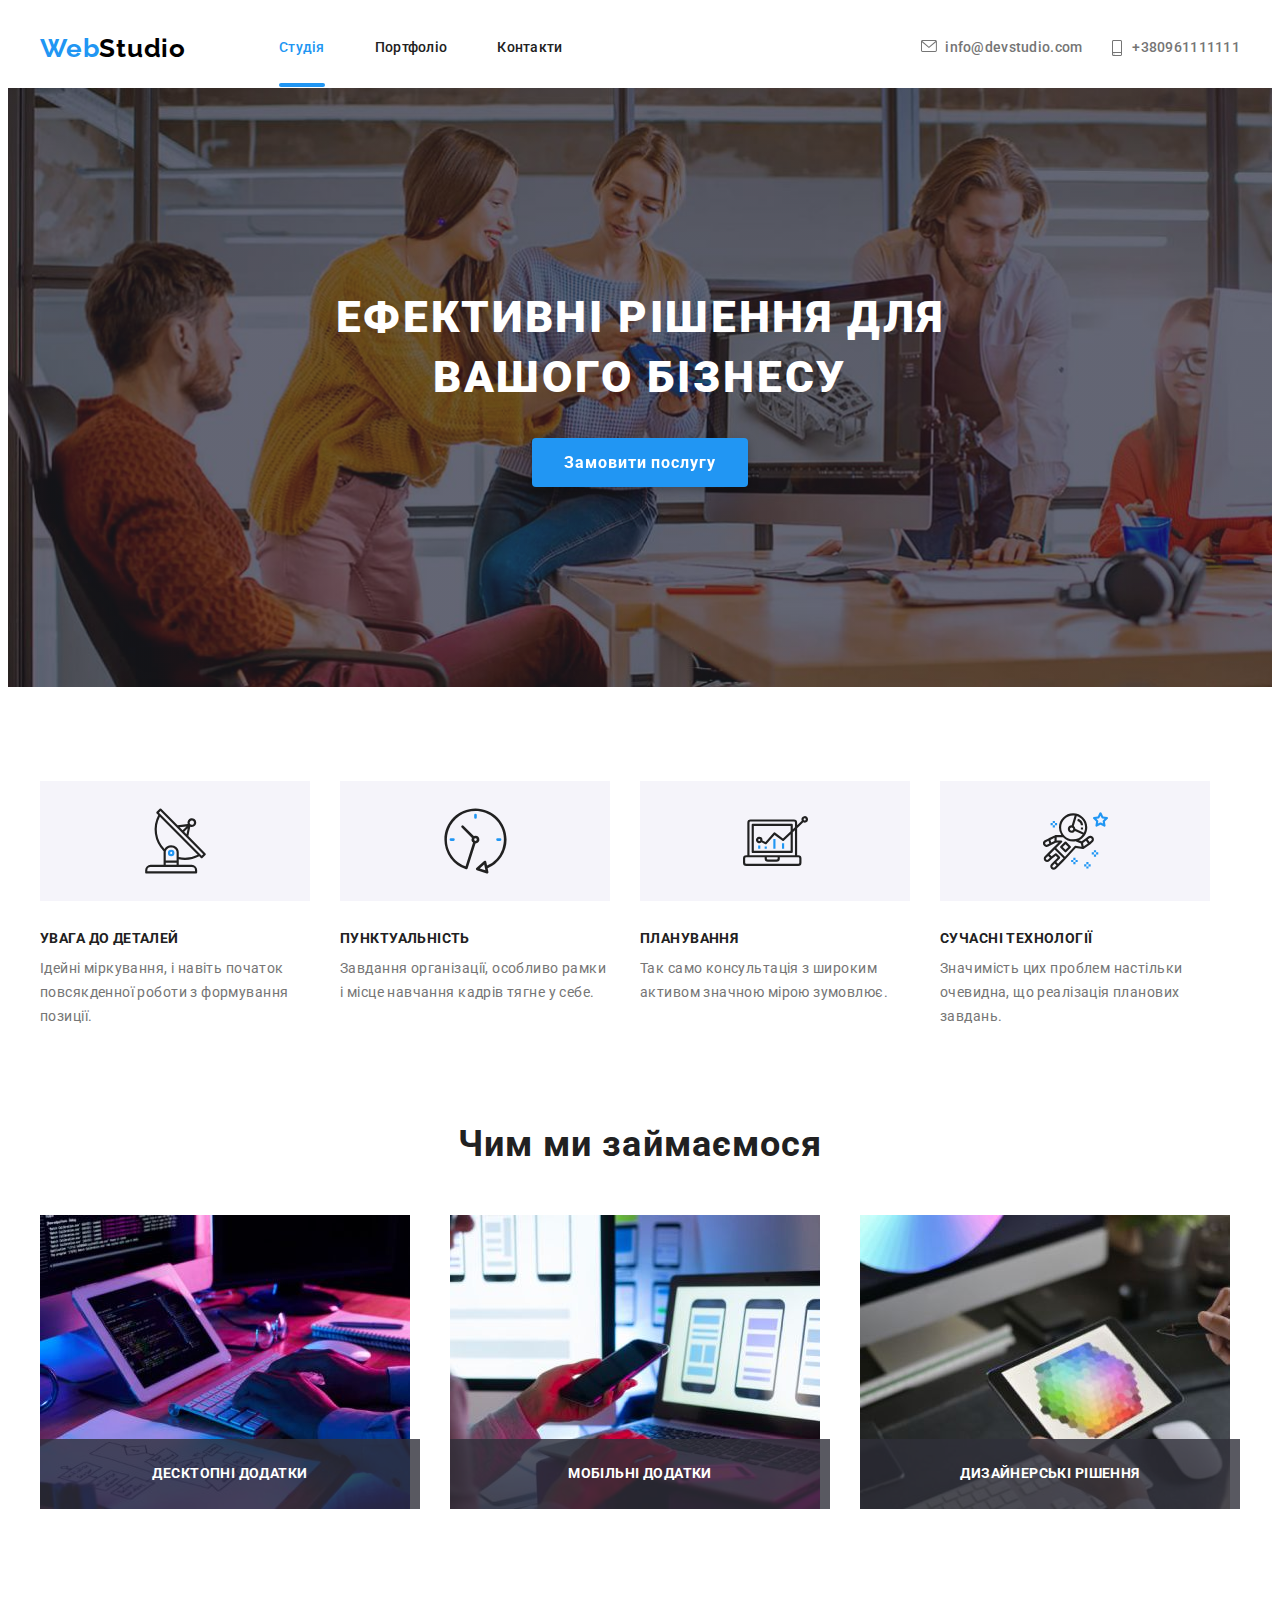
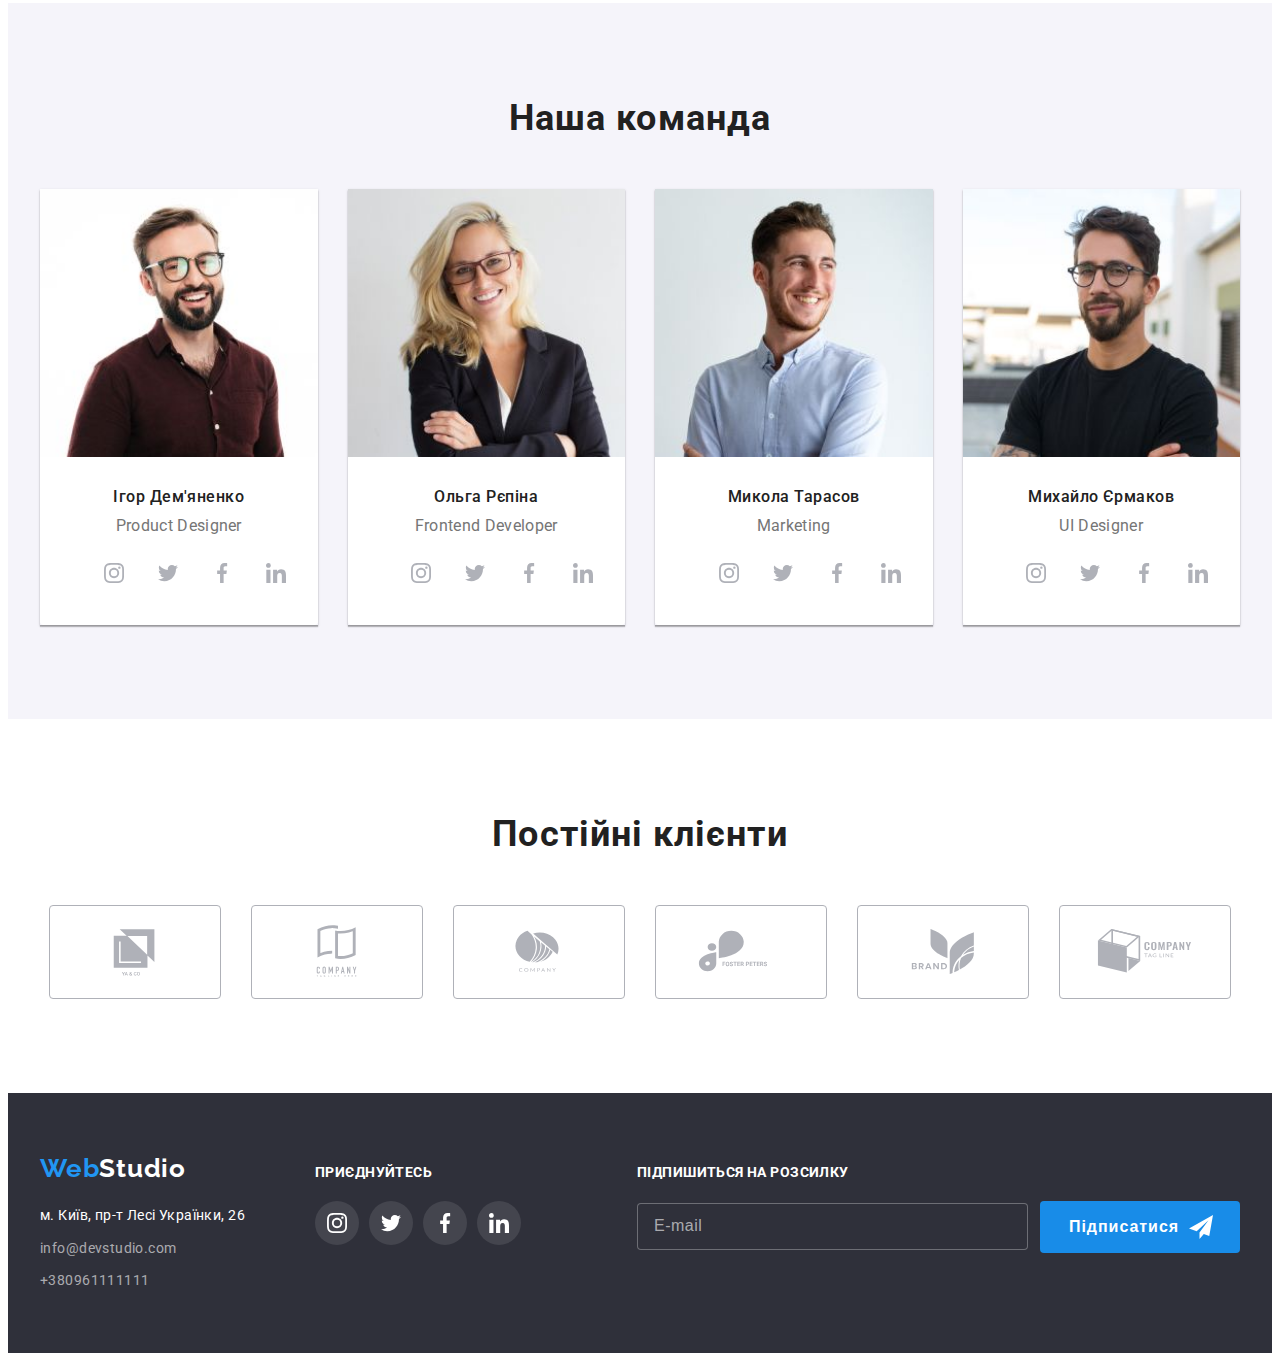
<file: index.html>
<!DOCTYPE html>
<html lang="ru">
  <head>
    <meta charset="UTF-8" />
    <meta http-equiv="X-UA-Compatible" content="IE=edge" />
    <meta name="viewport" content="width=device-width, initial-scale=1.0" />
    <title>Document</title>
    <!--Normalize start-->
    <link
      rel="stylesheet"
      href="https://cdnjs.cloudflare.com/ajax/libs/modern-normalize/1.1.0/modern-normalize.min.css"
      integrity="sha512-wpPYUAdjBVSE4KJnH1VR1HeZfpl1ub8YT/NKx4PuQ5NmX2tKuGu6U/JRp5y+Y8XG2tV+wKQpNHVUX03MfMFn9Q=="
      crossorigin="anonymous"
      referrerpolicy="no-referrer"
    />
    <!--Normalize end-->
    <link rel="preconnect" href="https://fonts.googleapis.com" />
    <link rel="preconnect" href="https://fonts.gstatic.com" crossorigin />
    <link
      href="https://fonts.googleapis.com/css2?family=Raleway:wght@700&family=Roboto:wght@400;500;700;900&display=swap"
      rel="stylesheet"
    />
    <link rel="stylesheet" href="./css/main.min.css" />
    
  </head>
  <body>
    <header>
      <div class="container header__container">
        <a class="logo header__logo" href="">Web<span class="logo__studio">Studio</span></a>
        <!--Navigate-->
        <button class="burger__btn" type="button" data-menu-open>
          <svg class="burger__svg" width="24" height="16">
            <use href="./images/icons.svg.svg#icon-menu_burger"></use>
          </svg>
        </button>
        <nav class="nav">
          <ul class="nav__list">
            <li class="nav__item">
              <a class="nav__link nav__link--current" href="">Студія</a>
            </li>
            <li class="nav__item">
              <a class="nav__link" href="portfolio.html">Портфоліо</a>
            </li>
            <li class="nav__item">
              <a class="nav__link" href="">Контакти</a>
            </li>
          </ul>
        </nav>
        <!--Contacts-->

        <ul class="nav-contacts__list">
          <li class="nav-contacts__item">
            <a class="nav-contacts__mail" href="mailto:info@devstudio.com"
              ><svg class="nav-contacts__icon" width="16" height="12">
                <use href="./images/icons.svg.svg#icon-envelope"></use>
              </svg>info@devstudio.com</a>
           
          </li>
          <li class="nav-contacts__item">
            <a class="nav-contacts__phone" href="tel:+380961111111"
              ><svg class="nav-contacts__icon" width="10" height="16">
                <use href="./images/icons.svg.svg#icon-smartphone"></use>
              </svg>+380961111111</a>
          </li>
        </ul>
      </div>
    </header>

    <main>
      <!--Эффективные решения и кнопка-->
      
        <section class="hero">
          <div class="hero__container container">
          <h1 class="hero__title">
          Ефективні рішення для  <br />
            вашого бізнесу
          </h1>

          <button class="hero__btn" type="button" data-modal-open>Замовити послугу</button>
        </section>
      </div>
      <!--Наши достоинства-->
      <section class="advantage">
        <div class="container advantage__container">
          <ul class="advantage__list">
            <li class="advantage__item">
              <div class="advantage__thumb">
                <svg class="advantage__icon" width="65" height="70">
                  <use href="./images/icons.svg.svg#icon-antenna"></use>
                </svg>
              </div>
              
              <h3 class="advantage__title">УВАГА ДО ДЕТАЛЕЙ</h3>
              <p class="advantage__text">
                Ідейні міркування, і навіть початок повсякденної роботи з формування позиції.
              </p>
            </li>
            <li class="advantage__item">
              <div class="advantage__thumb">
                <svg class="advantage__icon" width="65" height="70">
                  <use href="./images/icons.svg.svg#icon-clock"></use>
                </svg>
              </div>
              <h3 class="advantage__title">ПУНКТУАЛЬНІСТЬ</h3>
              <p class="advantage__text">
                Завдання організації, особливо рамки і місце навчання кадрів тягне у себе.
              </p>
            </li>
            <li class="advantage__item">
              <div class="advantage__thumb">
                <svg class="advantage__icon" width="65" height="70">
                  <use href="./images/icons.svg.svg#icon-diagram"></use>
                </svg>
              </div>
              <h3 class="advantage__title">ПЛАНУВАННЯ</h3>
              <p class="advantage__text">
                Так само консультація з широким активом значною мірою зумовлює.
              </p>
            </li class="advantage__item">
            <li class="advantage__item">
              <div class="advantage__thumb">
                <svg class="advantage__icon" width="65" height="70">
                  <use href="./images/icons.svg.svg#icon-astronaut"></use>
                </svg>
              </div>
              <h3 class="advantage__title">СУЧАСНІ ТЕХНОЛОГІЇ</h3>
              <p class="advantage__text">
                Значимість цих проблем настільки очевидна, що реалізація планових завдань.
              </p>
            </li>
          </ul>
        </div>
      </section>
      <!--Сфера деятельности-->
      <section class="scope">
        <div class="container scope__container">
          <h2 class="scope__title">Чим ми займаємося</h2>
          <ul class="scope__list">
            <li class="scope__item">
                        
              <img srcset="
              ./images/scope/img1-370.jpg 370w,
              ./images/scope/img1-740.jpg 740w
               " sizes="(min-width: 1200px) 370px"
                src="./images/scope/img1-370.jpg" alt="Програмування" width="370" height="294">
              
                <h3 class="scope__subtitle">Десктопні додатки</h3>
            </li>
            <li class="scope__item">
              <img srcset="
              ./images/scope/img2-370.jpg 370w,
              ./images/scope/img2-740.jpg 740w
               " sizes="(min-width: 1200px) 370px"
                src="./images/scope/img2-370.jpg" alt="Використання новітніх технологій" width="370" height="294">
                
                  <h3 class="scope__subtitle">Мобільні додатки</h3>
                
            </li>
            <li class="scope__item">
              <img srcset="
              ./images/scope/img3-370.jpg 370w,
              ./images/scope/img3-740.jpg 740w
               " sizes="(min-width: 1200px) 370px"
                src="./images/scope/img3-370.jpg" alt="Спектр графічного дизайна" width="370" height="294">
              
                <h3 class="scope__subtitle">Дизайнерські&nbspрішення</h3>
              
            </li>
          </ul>
        </div>
      </section>
      <section class="team">
        <div class="container">
          <!--Наша команда-->
          <h2 class="team__title">Наша команда</h2>
          <ul class="team__list">
            <li class="team__item">
              <img srcset="
              ./images/team.jpeg/img-1-270.jpg 270w,
              ./images/team.jpeg/img-1-354.jpg 354w,
              ./images/team.jpeg/img-1-450.jpg 450w,
              ./images/team.jpeg/img-1-540.jpg 540w,
              ./images/team.jpeg/img-1-708.jpg 708w,
              ./images/team.jpeg/img-1-900.jpg 900w
              "sizes="(min-width: 1200px) 270px, (min-width: 768px) 450px, 100vw"
                src="./images/team.jpg/img-1-270.jpeg" alt="Ігор Дем'яненко" width="450" height="460">
              <div class="team__content">
                <h3 class="team__name">Ігор Дем'яненко</h3>
                <p class="team__text" lang="en">Product Designer</p>
                <ul class="social-list">
                  <li class="social-list__item">
                    <a class="social-list__link link" href="" target="_blank" rel="noopener noreferrer" aria-label="instagram">
                      <svg class="social-list__icon" width="20" height="20">
                        <use href="./images/icons.svg.svg#icon-instagram-2"></use>
                      </svg>
                    </a>
                  </li>
                  <li class="social-list__item">
                    <a class="social-list__link link" href="" target="_blank" rel="noopener noreferrer" aria-label="twitter">
                      <svg class="social-list__icon" width="20" height="20">
                        <use href="./images/icons.svg.svg#icon-twitter-1"></use>
                      </svg>
                    </a>
                  </li>
                  <li class="social-list__item">
                    <a class="social-list__link link" href="" target="_blank" rel="noopener noreferrer" aria-label="facebook">
                      <svg class="social-list__icon" width="20" height="20">
                        <use href="./images/icons.svg.svg#icon-facebook-1"></use>
                      </svg>
                    </a>
                  </li>
                  <li class="social-list__item">
                    <a class="social-list__link link" href="" target="_blank" rel="noopener noreferrer" aria-label="linkedin">
                      <svg class="social-list__icon" width="20" height="20">
                        <use href="./images/icons.svg.svg#icon-linkedin-1"></use>
                      </svg>
                    </a>
                  </li>
                </ul>
              </div>

            </li>
            <li class="team__item">
            <img srcset="
              ./images/team.jpeg/img-2-270.jpg 270w,
              ./images/team.jpeg/img-2-354.jpg 354w,
              ./images/team.jpeg/img-2-450.jpg 450w,
              ./images/team.jpeg/img-2-540.jpg 540w,
              ./images/team.jpeg/img-2-708.jpg 708w,
              ./images/team.jpeg/img-2-900.jpg 900w
              " sizes="(min-width: 1200px) 270px, (min-width: 768px) 450px, 100vw"
              src="./images/team.jpeg/img-2-270.jpeg" alt="Ольга Репіна" width="450" height="460">
              <div class="team__content">
                <h3 class="team__name">Ольга Рєпіна</h3>
                <p class="team__text" lang="en">Frontend Developer</p>
                <ul class="social-list">
                  <li class="social-list__item">
                    <a class="social-list__link link" href="" target="_blank" rel="noopener noreferrer" aria-label="instagram">
                      <svg class="social-list__icon" width="20" height="20">
                        <use href="./images/icons.svg.svg#icon-instagram-2"></use>
                      </svg>
                    </a>
                  </li>
                  <li class="social-list__item">
                    <a class="social-list__link link" href="" target="_blank" rel="noopener noreferrer" aria-label="twitter">
                      <svg class="social-list__icon" width="20" height="20">
                        <use href="./images/icons.svg.svg#icon-twitter-1"></use>
                      </svg>
                    </a>
                  </li>
                  <li class="social-list__item">
                    <a class="social-list__link link" href="" target="_blank" rel="noopener noreferrer" aria-label="facebook">
                      <svg class="social-list__icon" width="20" height="20">
                        <use href="./images/icons.svg.svg#icon-facebook-1"></use>
                      </svg>
                    </a>
                  </li>
                  <li class="social-list__item">
                    <a class="social-list__link link" href="" target="_blank" rel="noopener noreferrer" aria-label="linkedin">
                      <svg class="social-list__icon" width="20" height="20">
                        <use href="./images/icons.svg.svg#icon-linkedin-1"></use>
                      </svg>
                    </a>
                  </li>
                </ul>
              </div>
            </li>
            <li class="team__item">
              <img srcset="
              ./images/team.jpeg/img-3-270.jpg 270w,
              ./images/team.jpeg/img-3-354.jpg 354w,
              ./images/team.jpeg/img-3-450.jpg 450w,
              ./images/team.jpeg/img-3-540.jpg 540w,
              ./images/team.jpeg/img-3-708.jpg 708w,
              ./images/team.jpeg/img-3-900.jpg 900w
                " sizes="(min-width: 1200px) 270px, (min-width: 768px) 450px, 100vw"
                src="./images/team.jpeg/img-3-270.jpeg" alt="Микола Тарасов" width="450" height="460">
              <div class="team__content">
                <h3 class="team__name">Микола Тарасов</h3>
                <p class="team__text" lang="en">Marketing</p>
                <ul class="social-list">
                  <li class="social-list__item">
                    <a class="social-list__link link" href="" target="_blank" rel="noopener noreferrer" aria-label="instagram">
                      <svg class="social-list__icon" width="20" height="20">
                        <use href="./images/icons.svg.svg#icon-instagram-2"></use>
                      </svg>
                    </a>
                  </li>
                  <li class="team-social-item">
                    <a class="social-list__link link" href="" target="_blank" rel="noopener noreferrer" aria-label="twitter">
                      <svg class="social-list__icon" width="20" height="20">
                        <use href="./images/icons.svg.svg#icon-twitter-1"></use>
                      </svg>
                    </a>
                  </li>
                  <li class="team-social-item">
                    <a class="social-list__link link" href="" target="_blank" rel="noopener noreferrer" aria-label="facebook">
                      <svg class="social-list__icon" width="20" height="20">
                        <use href="./images/icons.svg.svg#icon-facebook-1"></use>
                      </svg>
                    </a>
                  </li>
                  <li class="team-social-item">
                    <a class="social-list__link link" href="" target="_blank" rel="noopener noreferrer" aria-label="linkedin">
                      <svg class="social-list__icon" width="20" height="20">
                        <use href="./images/icons.svg.svg#icon-linkedin-1"></use>
                      </svg>
                    </a>
                  </li>
                </ul>
              </div>
            </li>
            <li class="team__item">
              <img srcset="
              ./images/team.jpeg/img-4-270.jpg 270w,
              ./images/team.jpeg/img-4-354.jpg 354w,
              ./images/team.jpeg/img-4-450.jpg 450w,
              ./images/team.jpeg/img-4-540.jpg 540w,
              ./images/team.jpeg/img-4-708.jpg 708w,
              ./images/team.jpeg/img-4-900.jpg 900w
                " sizes="(min-width: 1200px) 270px, (min-width: 768px) 450px, 100vw"
                src="./images/team.jpeg/img-4-270.jpeg" alt="Михайло Єрмаков" width="450" height="460">
              <div class="team__content">
                <h3 class="team__name">Михайло Єрмаков</h3>
                <p class="team__text" lang="en">UI Designer</p>
                <ul class="social-list">
                  <li class="social-list__item">
                    <a class="social-list__link link" href="" target="_blank" rel="noopener noreferrer" aria-label="instagram">
                      <svg class="social-list__icon" width="20" height="20">
                        <use href="./images/icons.svg.svg#icon-instagram-2"></use>
                      </svg>
                    </a>
                  </li>
                  <li class="social-list__item">
                    <a class="social-list__link link" href="" target="_blank" rel="noopener noreferrer" aria-label="twitter">
                      <svg class="social-list__icon" width="20" height="20">
                        <use href="./images/icons.svg.svg#icon-twitter-1"></use>
                      </svg>
                    </a>
                  </li>
                  <li class="social-list__item">
                    <a class="social-list__link link" href="" target="_blank" rel="noopener noreferrer" aria-label="facebook">
                      <svg class="social-list__icon" width="20" height="20">
                        <use href="./images/icons.svg.svg#icon-facebook-1"></use>
                      </svg>
                    </a>
                  </li>
                  <li class="social-list__item">
                    <a class="social-list__link link" href="" target="_blank" rel="noopener noreferrer" aria-label="linkedin">
                      <svg class="social-list__icon" width="20" height="20">
                        <use href="./images/icons.svg.svg#icon-linkedin-1"></use>
                      </svg>
                    </a>
                  </li>
                </ul>
              </div>
            </li>
          </ul>
        </div>
      </section>
      <!--Постоянные клиенты-->
      <section class="clients">
        <div class="container">
          <h2 class="clients__title">Постійні клієнти</h2>
          <ul class="clients__list">
            <li class="clients__item">
              <a class="clients__link link" href="" target="_blank" rel="noopener noreferrer" aria-label="logo">
                <svg class="clients__icon" width="106" height="60">
                  <use href="./images/icons.svg.svg#icon-logo-1"></use>
                </svg>
              </a>
            </li>
            <li class="clients__item">
             <a class="clients__link link" href="" target="_blank" rel="noopener noreferrer" aria-label="logo">
               <svg class="clients__icon" width="106" height="60">
                 <use href="./images/icons.svg.svg#icon-logo-2"></use>
              </svg>
            </a>
            </li>
            <li class="clients__item">
             <a class="clients__link link" href="" target="_blank" rel="noopener noreferrer" aria-label="logo">
              <svg class="clients__icon" width="106" height="60">
               <use href="./images/icons.svg.svg#icon-logo-3"></use>
                </svg>
            </a>
            </li>
            <li class="clients__item">
            <a class="clients__link link" href="" target="_blank" rel="noopener noreferrer" aria-label="logo">
              <svg class="clients__icon" width="106" height="60">
               <use href="./images/icons.svg.svg#icon-logo-4"></use>
                </svg>
            </a>
            </li>
            <li class="clients__item">
              <a class="clients__link link" href="" target="_blank" rel="noopener noreferrer" aria-label="logo">
                <svg class="clients__icon" width="106" height="60">
                 <use href="./images/icons.svg.svg#icon-logo-5"></use>
                </svg>
             </a>
            </li>
            <li class="clients__item">
              <a class="clients__link link" href="" target="_blank" rel="noopener noreferrer" aria-label="logo">
                <svg class="clients__icon" width="106" height="60">
                  <use href="./images/icons.svg.svg#icon-logo-6"></use>
                </svg>
             </a>
            </li>
          </ul>
        </div>
      </section>
    </main>
    <!--Подвал-->
    <footer class="footer">
      <section class="container footer__container">
      <div class="footer__contacts">
        <a class="footer__logo" href=""
          >Web<span class="footer__logo--studio">Studio</span></a
        >
        <address>
          <p class="footer__address">м. Київ, пр-т Лесі Українки, 26</p>
          <a class="footer__mail" href="mailto:info@devstudio.com"
            >info@devstudio.com</a
          >
          <a class="footer__phone" href="tel:+380961111111"
            >+380961111111</a
          >
        </address>
      </div>
      <div class="footer-social">
        <h2 class="footer-social__title">приєднуйтесь</h2>
        <ul class="footer-social__list">
          <li class="footer-social__item">
            <a class="footer-social__link link" href="" target="_blank" rel="noopener noreferrer" aria-label="instagram">
              <svg class="footer-social__icon" width="20" height="20">
                <use href="./images/icons.svg.svg#icon-instagram-2"></use>
              </svg>
            </a>
          </li>
          <li class="footer-social__item">
            <a class="footer-social__link link" href="" target="_blank" rel="noopener noreferrer" aria-label="twitter">
            <svg class="footer-social__icon" width="20" height="20">
              <use href="./images/icons.svg.svg#icon-twitter-1"></use>
            </svg>
          </a>
        </li>
          <li class="footer-social__item">
            <a class="footer-social__link link" href="" target="_blank" rel="noopener noreferrer" aria-label="facebook">
            <svg class="footer-social__icon" width="20" height="20">
              <use href="./images/icons.svg.svg#icon-facebook-1"></use>
            </svg>
          </a>
        </li>
          <li class="footer-social__item">
            <a class="footer-social__link link" href="" target="_blank" rel="noopener noreferrer" aria-label="linkedin">
            <svg class="footer-social__icon" width="20" height="20">
              <use href="./images/icons.svg.svg#icon-linkedin-1"></use>
            </svg>
          </a></li>
        </ul>
      </div>
      <form class="footer-form">
      
        <h2 class="footer-form__title">Підпишиться на розсилку</h2>
        <div class="footer-form__items">
        <label class="subscribe-form">
           <input class="subscribe-form__input" type="email" placeholder="E-mail" />
           </label>
           <button class="subscribe-form__btn" type="submit">
            Підписатися
            <svg class="subscribe-form__icon" width="24" height="24">
              <use href="./images/icons.svg.svg#telegram-icon"></use>
            </svg>
          </button>
        
      </div>
    </form>
      </section>
    </footer>
    <!-- Modal window -->
    <div class="backdrop backdrop--is-hidden" data-modal>
      <div class="modal">
        <button class="modal__close-btn" data-modal-close>
          <svg class="modal__icon" width="18" height="18">
          <use href="./images/icons.svg.svg#icon-close"></use>
        </svg>
        </button>
        <form class="register-form">
          <strong class="register-form__title">Залиште свої дані, ми вам передзвонимо</strong>
          <div class="register-form__group" role="group">
            <label class="register-form__wrap">
              <span class="register-form__label">Ім'я</span>
              <input class="register-form__input" type="text" />
              <svg class="register-form__icon" width="18" height="18">
                <use href="./images/icons.svg.svg#person-icon"></use>
              </svg>
            </label>
            <label class="register-form__wrap">
              <span class="register-form__label">Телефон</span>
              <input class="register-form__input" type="tel" />
              <svg class="register-form__icon" width="18" height="18">
                <use href="./images/icons.svg.svg#phone-icon"></use>
              </svg>
            </label>
            <label class="register-form__wrap">
              <span class="register-form__label">Пошта</span>
              <input class="register-form__input" type="email" />
              <svg class="register-form__icon" width="18" height="18">
                <use href="./images/icons.svg.svg#email-icon"></use>
              </svg>
            </label>
            <label class="register-form__wrap">
              <span class="register-form__label">Коментар</span>
              <textarea class="register-form__message" name="" rows="5" placeholder="Введіть текст"></textarea>
            </label>
          </div>
          <label class="agreement-form">
            <input class="agreement-form__checkbox agreement-form__checkbox--visuaaly-hidden" type="checkbox" name="agreement" />
            <svg class="agreement-form__icon" width="16" height="15">
              <use class="agreement-form__icon--uncheck" href="./images/icons.svg.svg#icon-uncheck"></use>
              <use class="agreement-form__icon--check" href="./images/icons.svg.svg#icon-check"></use>
            </svg>
            <span class="agreement-form__text">
              Погоджуюся з розсилкою та приймаю
              <a class="agreement-form__link" href="">Умови договору</a>
            </span>
          </label>
          <button class="agreement-form__btn" type="submit">
            Відправити
          </button>
          </form>
      </div>
      </div>
      <div class="menu__overlay" data-menu>
        <div class="menu__container">
          <button class="menu__btn" type="button" data-menu-close>
            <svg class="menu-close-icon" width="40" height="40">
              <use href="./images/icons.svg.svg#icon-close_mobile-menu"></use>
            </svg>
          </button>
        <!-- Mobile-menu -->
          <ul class="mobile-menu__nav-list">
            <li class="mobile-menu__item">
              <a href="" class="mobile-menu__link">Студія</a>
            </li>
            <li class="mobile-menu__item">
              <a href="portfolio.html" class="mobile-menu__link">Портфолио</a>
            </li>
            <li class="mobile-menu__item">
              <a href="" class="mobile-menu__link">Контакти</a>
            </li>
            </ul>
          <ul class="menu-contacts__list">
            
            <li class="menu-contacts__item">
              <a class="menu-contacts__phone" href="tel:+380961111111">+380961111111</a>
            </li>
            <li class="menu-contacts__item">
              <a class="menu-contacts__mail" href="mailto:info@devstudio.com">info@devstudio.com</a>
            
            </li>
          </ul>
          <ul class="mobile-socilas__list">
            <li class="mobile-socilas__item">
              <a href="" class="mobile-socilas__link">Instagram</a>
            </li>
            <li class="mobile-socilas__item">
              <a href="" class="mobile-socilas__link">Twitter</a>
            </li>
            <li class="mobile-socilas__item">
              <a href="" class="mobile-socilas__link">Facebook</a>
            </li>
            <li class="mobile-socilas__item">
              <a href="" class="mobile-socilas__link">LinkedIn</a>
            </li>
          </ul>
        </div>
      </div>
      <script src="./js/menu.js"></script>
      <script src="./js/modal.js"></script>
  </body>
</html>
</file>
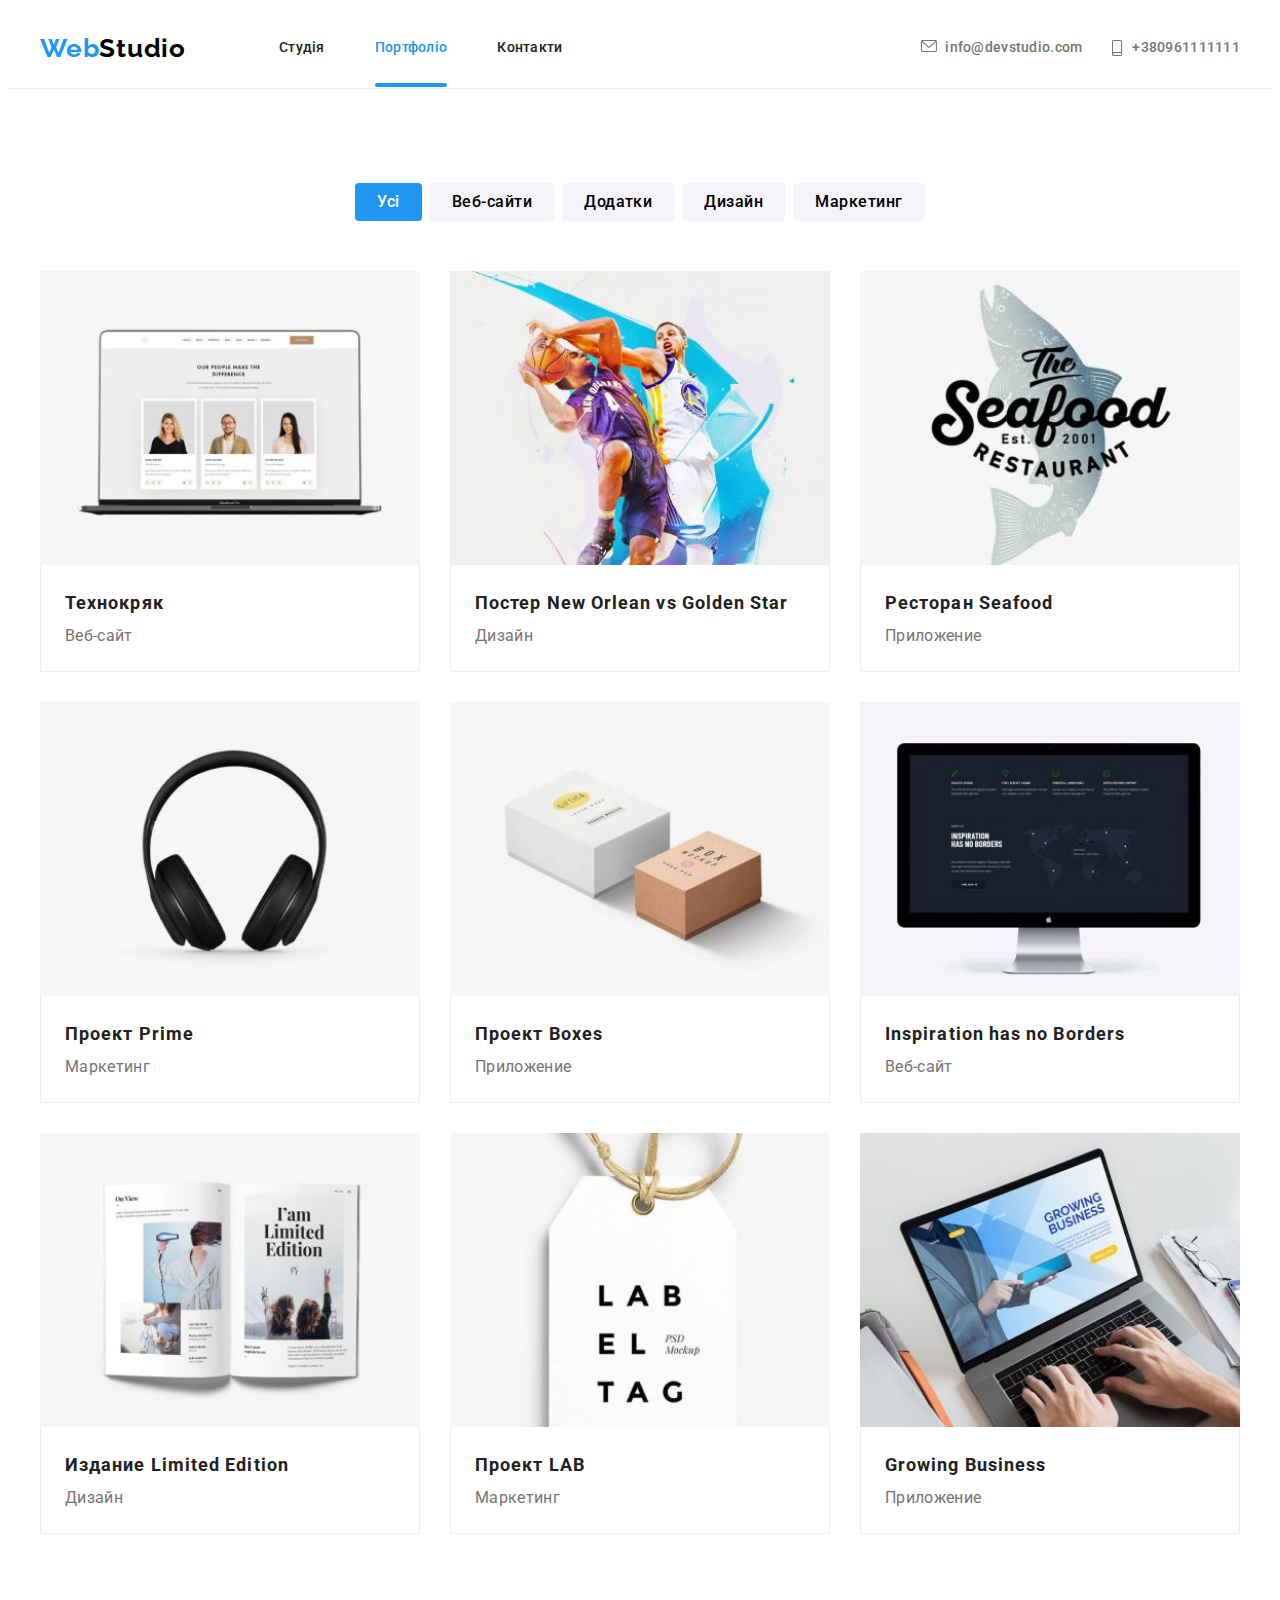
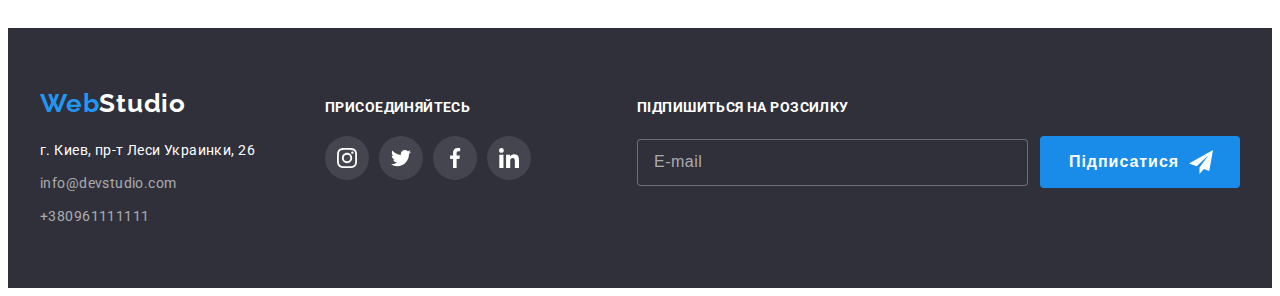
<file: portfolio.html>
<!DOCTYPE html>
<html lang="ru">
  <head>
    <meta charset="UTF-8" />
    <meta http-equiv="X-UA-Compatible" content="IE=edge" />
    <meta name="viewport" content="width=device-width, initial-scale=1.0" />
    <title>Document</title>
    <!--Nornalize start-->
    <link
      rel="stylesheet"
      href="https://cdnjs.cloudflare.com/ajax/libs/modern-normalize/1.1.0/modern-normalize.min.css"
      integrity="sha512-wpPYUAdjBVSE4KJnH1VR1HeZfpl1ub8YT/NKx4PuQ5NmX2tKuGu6U/JRp5y+Y8XG2tV+wKQpNHVUX03MfMFn9Q=="
      crossorigin="anonymous"
      referrerpolicy="no-referrer"
    />
    <!--Normalize end-->
    <link rel="preconnect" href="https://fonts.googleapis.com" />
    <link rel="preconnect" href="https://fonts.gstatic.com" crossorigin />
    <link
      href="https://fonts.googleapis.com/css2?family=Raleway:wght@700&family=Roboto:wght@400;500;700;900&display=swap"
      rel="stylesheet"
    />
    <link rel="stylesheet" href="./css/main.min.css" />
    
  </head>

  <body>
    <header class="heder heder__portfolio">
      <div class="container header__container">
        <a class="logo header__logo" href="">Web<span class="logo__studio">Studio</span></a>
        <!--Navigate-->
        <button class="burger__btn" type="button" data-menu-open>
          <svg width="24" height="16">
            <use href="./images/icons.svg.svg#icon-menu_burger"></use>
          </svg>
        </button>
        <nav class="nav">
          <ul class="nav__list">
            <li class="nav__item">
              <a class="nav__link" href="index.html">Студія</a>
            </li>
            <li class="nav__item">
              <a class="nav__link nav__link--current" href="">Портфоліо</a>
            </li class="nav__item">
            <li><a class="nav__link" href="">Контакти</a></li>
          </ul>
        </nav>
        <!--Contacts-->

        <ul class="nav-contacts__list">
          <li class="nav-contacts__item">
            <a class="nav-contacts__mail" href="mailto:info@devstudio.com"
              ><svg class="nav-contacts__icon" width="16" height="12">
                <use href="./images/icons.svg.svg#icon-envelope"></use></svg>info@devstudio.com</a>
          </li>
          <li class="nav-contacts__item">
            <a class="nav-contacts__phone" href="tel:+380961111111"
              ><svg class="nav-contacts__icon" width="10" height="16">
                <use href="./images/icons.svg.svg#icon-smartphone"></use></svg>+380961111111</a
            >
          </li>
        </ul>
      </div>
    </header>
    <main>
      <section class="filter">
        <div class="container filter-container">
          <h1 class="filter__title filter__title--hidden">Портфолио работ студии</h1>
          <ul class="filter__list">
            <li>
              <button class="filter__btn filter__btn--main" type="button">Усі</button>
            </li>
            <li><button class="filter__btn" type="button">Веб-сайти</button></li>
            <li>
              <button class="filter__btn" type="button">Додатки</button>
            </li>
            <li><button class="filter__btn" type="button">Дизайн</button></li>
            <li><button class="filter__btn" type="button">Маркетинг</button></li>
          </ul>

          <ul class="projects-list">
            <li class="projects-list__item">
              <a class="projects-list__link" href="">
                <div class="projects-list__thumb">
                  <img srcset="
              ./images/portfolio/img-1-354.jpg 354w,
              ./images/portfolio/img-1-370.jpg 370w,
              ./images/portfolio/img-1-450.jpg 450w,
              ./images/portfolio/img-1-708.jpg 708w,
              ./images/portfolio/img-1-740.jpg 740w,
              ./images/portfolio/img-1-900.jpg 900w
              "sizes="(min-width: 1200px) 370px, (min-width: 768px) 354px, 100vw"
                src="./images/portfolio/img-1-354.jpg" alt="Технокряк" width="450" height="294">
                  <div class="overlay">
                    <p class="projects-list__desc">
                      Ресурс пропонує комплексні пропозиції з різним рівнем функціоналу та сервісів.
                      Все це дозволить відвідувачу отримати вичерпні відомості про компанію чи
                      приватну особу.
                    </p>
                  </div>
                </div>
                <div class="projects-list__content">
                  <h2 class="projects-list__name">Технокряк</h2>
                  <p class="projects-list__text">Веб-сайт</p>
                </div>
              </a>
            </li>

            <li class="projects-list__item">
              <a class="projects-list__link link" href="">
                <div class="projects-list__thumb">
                  <img srcset="
              ./images/portfolio/img-2-354.jpg 354w,
              ./images/portfolio/img-2-370.jpg 370w,
              ./images/portfolio/img-2-450.jpg 450w,
              ./images/portfolio/img-2-708.jpg 708w,
              ./images/portfolio/img-2-740.jpg 740w,
              ./images/portfolio/img-2-900.jpg 900w
              "sizes="(min-width: 1200px) 370px, (min-width: 768px) 354px, 100vw"
                src="./images/portfolio/img-2-354.jpg" alt="Постер" width="450" height="294">
                  <div class="overlay">
                    <p class="projects-list__desc">
                      Ресурс пропонує комплексні пропозиції з різним рівнем функціоналу та сервісів.
                      Все це дозволить відвідувачу отримати вичерпні відомості про компанію чи
                      приватну особу.
                    </p>
                  </div>
                </div>
                <div class="projects-list__content">
                  <h2 class="projects-list__name" lang="en">Постер New Orlean vs Golden Star</h2>
                  <p class="projects-list__text">Дизайн</p>
                </div>
              </a>
            </li>
            <li class="projects-list__item">
              <a class="projects-list__link" href="">
                <div class="projects-list__thumb">
                  
                    <img srcset="
                                  ./images/portfolio/img-3-354.jpg 354w,
                                  ./images/portfolio/img-3-370.jpg 370w,
                                  ./images/portfolio/img-3-450.jpg 450w,
                                  ./images/portfolio/img-3-708.jpg 708w,
                                  ./images/portfolio/img-3-740.jpg 740w,
                                  ./images/portfolio/img-3-900.jpg 900w
                                  " sizes="(min-width: 1200px) 370px, (min-width: 768px) 354px, 100vw"
                      src="./images/portfolio/img-3-354.jpg" alt="Додаток ресторану" width="450" height="294">
                  
                  
                  <div class="overlay">
                    <p class="projects-list__desc">
                      Ресурс пропонує комплексні пропозиції з різним рівнем функціоналу та сервісів.
                      Все це дозволить відвідувачу отримати вичерпні відомості про компанію чи
                      приватну особу.
                    </p>
                  </div>
                </div>
                <div class="projects-list__content">
                  <h2 class="projects-list__name" lang="en">Ресторан Seafood</h2>
                  <p class="projects-list__text">Приложение</p>
                </div>
              </a>
            </li>
            <li class="projects-list__item">
              <a class="projects-list__link" href="">
                <div class="projects-list__thumb">
                  <img srcset="
              ./images/portfolio/img-4-354.jpg 354w,
              ./images/portfolio/img-4-370.jpg 370w,
              ./images/portfolio/img-4-450.jpg 450w,
              ./images/portfolio/img-4-708.jpg 708w,
              ./images/portfolio/img-4-740.jpg 740w,
              ./images/portfolio/img-4-900.jpg 900w
              "sizes="(min-width: 1200px) 370px, (min-width: 768px) 354px, 100vw"
                src="./images/portfolio/img-4-354.jpg" alt="Маркетинговий проект" width="450" height="294">
                  <div class="overlay">
                    <p class="projects-list__desc">
                      Ресурс пропонує комплексні пропозиції з різним рівнем функціоналу та сервісів.
                      Все це дозволить відвідувачу отримати вичерпні відомості про компанію чи
                      приватну особу.
                    </p>
                  </div>
                </div>
                <div class="projects-list__content">
                  <h2 class="projects-list__name" lang="en">Проект Prime</h2>
                  <p class="projects-list__text">Маркетинг</p>
                </div>
              </a>
            </li>
            <li class="projects-list__item">
              <a class="projects-list__link" href="">
                <div class="projects-list__thumb">
                  <img srcset="
              ./images/portfolio/img-5-354.jpg 354w,
              ./images/portfolio/img-5-370.jpg 370w,
              ./images/portfolio/img-5-450.jpg 450w,
              ./images/portfolio/img-5-708.jpg 708w,
              ./images/portfolio/img-5-740.jpg 740w,
              ./images/portfolio/img-5-900.jpg 900w
              "sizes="(min-width: 1200px) 370px, (min-width: 768px) 354px, 100vw"
                src="./images/portfolio/img-5-354.jpg" alt="Проект додатку" width="450" height="294">

                  <div class="overlay">
                    <p class="projects-list__desc">
                      Ресурс пропонує комплексні пропозиції з різним рівнем функціоналу та сервісів.
                      Все це дозволить відвідувачу отримати вичерпні відомості про компанію чи
                      приватну особу.
                    </p>
                  </div>
                </div>
                <div class="projects-list__content">
                  <h2 class="projects-list__name" lang="en">Проект Boxes</h2>
                  <p class="projects-list__text">Приложение</p>
                </div>
              </a>
            </li>
            <li class="projects-list__item">
              <a class="projects-list__link" href="">
                <div class="projects-list__thumb">
                  <img srcset="
              ./images/portfolio/img-6-354.jpg 354w,
              ./images/portfolio/img-6-370.jpg 370w,
              ./images/portfolio/img-6-450.jpg 450w,
              ./images/portfolio/img-6-708.jpg 708w,
              ./images/portfolio/img-6-740.jpg 740w,
              ./images/portfolio/img-6-900.jpg 900w
              "sizes="(min-width: 1200px) 370px, (min-width: 768px) 354px, 100vw"
                src="./images/portfolio/img-6-354.jpg" alt="Веб-сайт" width="450" height="294">
                  <div class="overlay">
                    <p class="projects-list__desc">
                      Ресурс пропонує комплексні пропозиції з різним рівнем функціоналу та сервісів.
                      Все це дозволить відвідувачу отримати вичерпні відомості про компанію чи
                      приватну особу.
                    </p>
                  </div>
                </div>
                <div class="projects-list__content">
                  <h2 class="projects-list__name" lang="en">Inspiration has no Borders</h2>
                  <p class="projects-list__text">Веб-сайт</p>
                </div>
              </a>
            </li>

            <li class="projects-list__item">
              <a class="projects-list__link" href="">
                <div class="projects-list__thumb">
                  <img srcset="
              ./images/portfolio/img-7-354.jpg 354w,
              ./images/portfolio/img-7-370.jpg 370w,
              ./images/portfolio/img-7-450.jpg 450w,
              ./images/portfolio/img-7-708.jpg 708w,
              ./images/portfolio/img-7-740.jpg 740w,
              ./images/portfolio/img-7-900.jpg 900w
              "sizes="(min-width: 1200px) 370px, (min-width: 768px) 354px, 100vw"
                src="./images/portfolio/img-7-354.jpg" alt="Дизайн видання" width="450" height="294">
                  <div class="overlay">
                    <p class="projects-list__desc">
                      Ресурс пропонує комплексні пропозиції з різним рівнем функціоналу та сервісів.
                      Все це дозволить відвідувачу отримати вичерпні відомості про компанію чи
                      приватну особу.
                    </p>
                  </div>
                </div>
                <div class="projects-list__content">
                  <h2 class="projects-list__name" lang="en">Издание Limited Edition</h2>
                  <p class="projects-list__text">Дизайн</p>
                </div>
              </a>
            </li>
            <li class="projects-list__item">
              <a class="projects-list__link" href="">
                <div class="projects-list__thumb">
                  <img srcset="
              ./images/portfolio/img-8-354.jpg 354w,
              ./images/portfolio/img-8-370.jpg 370w,
              ./images/portfolio/img-8-450.jpg 450w,
              ./images/portfolio/img-8-708.jpg 708w,
              ./images/portfolio/img-8-740.jpg 740w,
              ./images/portfolio/img-8-900.jpg 900w
              "sizes="(min-width: 1200px) 370px, (min-width: 768px) 354px, 100vw"
                src="./images/portfolio/img-8-354.jpg" alt="Маркетинговий проект" width="450" height="294">
                  <div class="overlay">
                    <p class="projects-list__desc">
                      Ресурс пропонує комплексні пропозиції з різним рівнем функціоналу та сервісів.
                      Все це дозволить відвідувачу отримати вичерпні відомості про компанію чи
                      приватну особу.
                    </p>
                  </div>
                </div>
                <div class="projects-list__content">
                  <h2 class="projects-list__name" lang="en">Проект LAB</h2>
                  <p class="projects-list__text">Маркетинг</p>
                </div>
              </a>
            </li>
            <li class="projects-list__item">
              <a class="projects-list__link" href="">
                <div class="projects-list__thumb">
                  <img srcset="
              ./images/portfolio/img-9-354.jpg 354w,
              ./images/portfolio/img-9-370.jpg 370w,
              ./images/portfolio/img-9-450.jpg 450w,
              ./images/portfolio/img-9-708.jpg 708w,
              ./images/portfolio/img-9-740.jpg 740w,
              ./images/portfolio/img-9-900.jpg 900w
              "sizes="(min-width: 1200px) 370px, (min-width: 768px) 354px, 100vw"
                src="./images/portfolio/img-9-354.jpg" alt="Проект додатку" width="450" height="294">
                  <div class="overlay">
                    <p class="projects-list__desc">
                      Ресурс пропонує комплексні пропозиції з різним рівнем функціоналу та сервісів.
                      Все це дозволить відвідувачу отримати вичерпні відомості про компанію чи
                      приватну особу.
                    </p>
                  </div>
                </div>
                <div class="projects-list__content">
                  <h2 class="projects-list__name" lang="en">Growing Business</h2>
                  <p class="projects-list__text">Приложение</p>
                </div>
              </a>
            </li>
          </ul>
        </div>
      </section>
    </main>
    <!--Подвал-->
    <footer class="footer">
      <section class="container footer__container">
        <div class="footer__contacts">
          <a class="footer__logo" href="">Web<span class="footer__logo--studio">Studio</span></a>
          <address>
            <p class="footer__address">г. Киев, пр-т Леси Украинки, 26</p>
            <a class="footer__mail" href="mailto:info@devstudio.com">info@devstudio.com</a>
            <a class="footer__phone" href="tel:+380961111111">+380961111111</a>
          </address>
        </div>
        <div class="footer-social">
          <h2 class="footer-social__title">Присоединяйтесь</h2>
          <ul class="footer-social__list">
            <li class="footer-social__item">
              <a
                class="footer-social__link link"
                href=""
                target="_blank"
                rel="noopener noreferrer"
                aria-label="instagram"
              >
                <svg class="footer-social__icon" width="20" height="20">
                  <use href="./images/icons.svg.svg#icon-instagram-2"></use>
                </svg>
              </a>
            </li>
            <li class="footer-social__item">
              <a
                class="footer-social__link link"
                href=""
                target="_blank"
                rel="noopener noreferrer"
                aria-label="twitter"
              >
                <svg class="footer-social__icon" width="20" height="20">
                  <use href="./images/icons.svg.svg#icon-twitter-1"></use>
                </svg>
              </a>
            </li>
            <li class="footer-social__item">
              <a
                class="footer-social__link link"
                href=""
                target="_blank"
                rel="noopener noreferrer"
                aria-label="facebook"
              >
                <svg class="footer-social__icon" width="20" height="20">
                  <use href="./images/icons.svg.svg#icon-facebook-1"></use>
                </svg>
              </a>
            </li>
            <li class="footer-social__item">
              <a
                class="footer-social__link link"
                href=""
                target="_blank"
                rel="noopener noreferrer"
                aria-label="linkedin"
              >
                <svg class="footer-social__icon" width="20" height="20">
                  <use href="./images/icons.svg.svg#icon-linkedin-1"></use>
                </svg>
              </a>
            </li>
          </ul>
        </div>
        <form class="footer-form">
        
          <h2 class="footer-form__title">Підпишиться на розсилку</h2>
          <div class="footer-form__items">
            <label class="subscribe-form">
              <input class="subscribe-form__input" type="email" placeholder="E-mail" />
            </label>
            <button class="subscribe-form__btn" type="submit">
              Підписатися
              <svg class="subscribe-form__icon" width="24" height="24">
                <use href="./images/icons.svg.svg#telegram-icon"></use>
              </svg>
            </button>
        
          </div>
        </form>
      </section>
    </footer>
    <div class="menu__overlay" data-menu>
      <div class="menu__container">
        <button class="menu__btn" type="button" data-menu-close>
          <svg class="menu-close-icon" width="40" height="40">
            <use href="./images/icons.svg.svg#icon-close_mobile-menu"></use>
          </svg>
        </button>
        <!-- Mobile-menu -->
        <ul class="mobile-menu__nav-list">
          <li class="mobile-menu__item">
            <a href="index.html" class="mobile-menu__link">Студія</a>
          </li>
          <li class="mobile-menu__item">
            <a href="portfolio.html" class="mobile-menu__link">Портфолио</a>
          </li>
          <li class="mobile-menu__item">
            <a href="" class="mobile-menu__link">Контакти</a>
          </li>
        </ul>
        <ul class="menu-contacts__list">
    
          <li class="menu-contacts__item">
            <a class="menu-contacts__phone" href="tel:+380961111111">+380961111111</a>
          </li>
          <li class="menu-contacts__item">
            <a class="menu-contacts__mail" href="mailto:info@devstudio.com">info@devstudio.com</a>
    
          </li>
        </ul>
        <ul class="mobile-socilas__list">
          <li class="mobile-socilas__item">
            <a href="" class="mobile-socilas__link">Instagram</a>
          </li>
          <li class="mobile-socilas__item">
            <a href="" class="mobile-socilas__link">Twitter</a>
          </li>
          <li class="mobile-socilas__item">
            <a href="" class="mobile-socilas__link">Facebook</a>
          </li>
          <li class="mobile-socilas__item">
            <a href="" class="mobile-socilas__link">LinkedIn</a>
          </li>
        </ul>
      </div>
    </div>
    <script src="./js/menu.js"></script>
  </body>
</html>
</file>
<file: css/main.min.css>
:root{--background-clr: #2f303a;--background-clr-team: #f5f4fa;--secondary-font: "Raleway", sans-serif;--main-font: "Roboto", sans-serif;--main-txt-cl: #212121;--txt-cl: #757575;--btn-txt-cl: #ffffff;--accent-txt: #2196f3;--cubic: cubic-bezier(0.4, 0, 0.2, 1)}.projects-list__link,.clients__link,.nav__link,.nav-contacts__mail,.nav-contacts__phone,.mobile-socilas__link,.menu-contacts__mail,.menu-contacts__phone,.mobile-menu__link,.agreement-form__link,.footer-social__link,.social-list__link{text-decoration:none;color:currentColor}.projects-list,.filter__list,.clients__list,.team__list,.scope__list,.advantage__list,.nav-contacts__list,.nav__list,.mobile-socilas__list,.menu-contacts__list,.mobile-menu__nav-list,.footer-social__list,.social-list{list-style:none}body{color:var(--main-txt-cl);font-family:var(--main-font)}h1,h2,h3,h4,h5,h6,p{margin:0}img{display:block;max-width:100%;height:auto;-o-object-fit:cover;object-fit:cover;-o-object-position:center;object-position:center}.container{padding-left:15px;padding-right:15px;margin-left:auto;margin-right:auto}@media screen and (min-width: 480px){.container{width:480px}}@media screen and (min-width: 768px){.container{width:768px}}@media screen and (min-width: 1200px){.container{width:1200px}}.backdrop{position:fixed;top:0;left:0;width:100%;height:100%;background-color:rgba(0,0,0,.2);z-index:1000;display:-webkit-box;display:-ms-flexbox;display:flex;-webkit-box-align:center;-ms-flex-align:center;align-items:center;-webkit-box-pack:center;-ms-flex-pack:center;justify-content:center;opacity:1;visibility:visible;pointer-events:initial;-webkit-transition:opacity 250ms var(--cubic),visibility 250ms var(--cubic);transition:opacity 250ms var(--cubic),visibility 250ms var(--cubic)}.backdrop--is-hidden{opacity:0;visibility:hidden;pointer-events:none}.modal{position:absolute;top:50%;left:50%;-webkit-transform:translate(-50%, -50%) scale(1);transform:translate(-50%, -50%) scale(1);width:450px;background-color:#fff;border-radius:4px;-webkit-box-shadow:0px 1px 3px rgba(0,0,0,.12),0px 1px 1px rgba(0,0,0,.14),0px 2px 1px rgba(0,0,0,.2);box-shadow:0px 1px 3px rgba(0,0,0,.12),0px 1px 1px rgba(0,0,0,.14),0px 2px 1px rgba(0,0,0,.2);visibility:visible;padding:40px;-webkit-transition:opacity 250ms var(--cubic),-webkit-transform 250ms var(--cubic);transition:opacity 250ms var(--cubic),-webkit-transform 250ms var(--cubic);transition:transform 250ms var(--cubic),opacity 250ms var(--cubic);transition:transform 250ms var(--cubic),opacity 250ms var(--cubic),-webkit-transform 250ms var(--cubic)}@media screen and (min-width: 1200px){.modal{width:528px}}.backdrop--is-hidden .modal{opacity:0;-webkit-transform:translate(-50%, -50%) scale(0.3);transform:translate(-50%, -50%) scale(0.3)}.modal__close-btn{position:absolute;display:-webkit-box;display:-ms-flexbox;display:flex;-webkit-box-pack:center;-ms-flex-pack:center;justify-content:center;-webkit-box-align:center;-ms-flex-align:center;align-items:center;padding:0px;right:8px;top:8px;border:1px solid rgba(0,0,0,.1);background:#fff;border-radius:50%;width:30px;height:30px;cursor:pointer}.modal__icon:hover,.modal__icon:focus{fill:var(--accent-txt)}.social-list{display:-webkit-box;display:-ms-flexbox;display:flex;gap:10px;margin-top:0px;margin-bottom:0px;-webkit-box-pack:center;-ms-flex-pack:center;justify-content:center;padding-left:0px}@media screen and (min-width: 768px)and (max-width: 1199px){.social-list{padding-left:0}}@media screen and (min-width: 1200px){.social-list{padding-left:32px}}.social-list__link{display:-webkit-box;display:-ms-flexbox;display:flex;-webkit-box-pack:center;-ms-flex-pack:center;justify-content:center;-webkit-box-align:center;-ms-flex-align:center;align-items:center;border-radius:50%;width:44px;height:44px;-webkit-transition:background-color 250ms var(--cubic);transition:background-color 250ms var(--cubic)}.social-list__link:hover,.social-list__link:focus{background-color:var(--accent-txt)}.social-list__icon{fill:#afb1b8;-webkit-transition:fill 250ms var(--cubic);transition:fill 250ms var(--cubic)}.social-list__link:hover .social-list__icon,.social-list__link:focus .social-list__icon{fill:var(--btn-txt-cl)}@media screen and (min-width: 1200px){.footer-social{margin-right:93px}}.footer-social__title{color:var(--btn-txt-cl);font-weight:700;font-size:14px;line-height:1.14;letter-spacing:.03em;text-transform:uppercase;margin-bottom:20px;margin-top:60px}@media screen and (min-width: 768px){.footer-social__title{margin-top:0px}}.footer-social__list{display:-webkit-box;display:-ms-flexbox;display:flex;gap:10px;padding-left:0px;margin-top:0px;margin-bottom:0px;-webkit-box-align:center;-ms-flex-align:center;align-items:center;-webkit-box-pack:center;-ms-flex-pack:center;justify-content:center}.footer-social__link{display:-webkit-box;display:-ms-flexbox;display:flex;-webkit-box-pack:center;-ms-flex-pack:center;justify-content:center;-webkit-box-align:center;-ms-flex-align:center;align-items:center;background-color:rgba(255,255,255,.1);border-radius:50%;width:44px;height:44px;-webkit-transition:background-color 250ms var(--cubic);transition:background-color 250ms var(--cubic)}.footer-social__link:hover,.footer-social__link:focus{background-color:var(--accent-txt)}.footer-social__icon{fill:var(--btn-txt-cl)}@media screen and (max-width: 1199.2px){.footer-form{margin-top:60px;width:100%;max-width:768px}}@media screen and (min-width: 1200px){.footer-form{margin-left:auto;margin-top:0px}}.footer-form__items{-webkit-box-pack:center;-ms-flex-pack:center;justify-content:center;-webkit-box-align:center;-ms-flex-align:center;align-items:center}@media screen and (min-width: 1200px){.footer-form__items{display:-webkit-box;display:-ms-flexbox;display:flex;gap:12px;-webkit-box-pack:left;-ms-flex-pack:left;justify-content:left}}.footer-form__title{margin-bottom:20px;font-size:14px;letter-spacing:.03em;color:#fff;text-transform:uppercase;line-height:1.14}.subscribe-form__input{width:100%;border:1px solid rgba(255,255,255,.3);padding:15px;padding-left:16px;border-radius:4px;background-color:#2f303a;outline:rgba(0,0,0,0);-webkit-transition:border-color 250ms var(--cubic);transition:border-color 250ms var(--cubic);color:#fff}.subscribe-form__input:focus{border-color:#2196f3}.subscribe-form__input::-webkit-input-placeholder{color:rgba(255,255,255,.6);font-size:16px;line-height:1.25;letter-spacing:.03em}.subscribe-form__input::-moz-placeholder{color:rgba(255,255,255,.6);font-size:16px;line-height:1.25;letter-spacing:.03em}.subscribe-form__input:-ms-input-placeholder{color:rgba(255,255,255,.6);font-size:16px;line-height:1.25;letter-spacing:.03em}.subscribe-form__input::-ms-input-placeholder{color:rgba(255,255,255,.6);font-size:16px;line-height:1.25;letter-spacing:.03em}.subscribe-form__input::placeholder{color:rgba(255,255,255,.6);font-size:16px;line-height:1.25;letter-spacing:.03em}@media screen and (min-width: 480px){.subscribe-form__input{width:450px}}@media screen and (min-width: 1200px){.subscribe-form__input{width:358px}}.subscribe-form__btn{display:-webkit-box;display:-ms-flexbox;display:flex;gap:10px;-webkit-box-align:center;-ms-flex-align:center;align-items:center;padding:10px 14px 10px 28px;color:#fff;font-weight:700;font-size:16px;letter-spacing:.06em;line-height:1.88;background-color:#188ce8;border:1px solid rgba(0,0,0,0);border-radius:4px;width:200px;cursor:pointer;-webkit-transition:-webkit-box-shadow 250ms var(--cubic);transition:-webkit-box-shadow 250ms var(--cubic);transition:box-shadow 250ms var(--cubic);transition:box-shadow 250ms var(--cubic), -webkit-box-shadow 250ms var(--cubic)}.subscribe-form__btn:hover,.subscribe-form__btn:focus{-webkit-box-shadow:0px 4px 4px rgba(0,0,0,.15);box-shadow:0px 4px 4px rgba(0,0,0,.15)}@media screen and (max-width: 1199.9px){.subscribe-form__btn{margin-top:20px;display:block;margin-left:auto;margin-right:auto}}.register-form{text-align:center}.register-form__title{display:block;margin-bottom:12px;font-size:20px;text-align:center;letter-spacing:.03em;line-height:1.15;color:#212121}.register-form__group{margin-bottom:20px}.register-form__wrap{position:relative;display:block;margin-bottom:10px}.register-form__wrap:last-child{margin-bottom:0}.register-form__label{display:block;text-align:left;margin-bottom:4px;color:#757575;font-size:12px;line-height:1.17;letter-spacing:.01em}.register-form__input,.register-form__message{width:100%;border:1px solid rgba(33,33,33,.2);padding:12px;padding-left:15px;border-radius:5px;outline:rgba(0,0,0,0)}.register-form__input{padding-left:42px;height:40px;-webkit-transition:border-color 250ms var(--cubic);transition:border-color 250ms var(--cubic)}.register-form__input:focus{border-color:var(--accent-txt)}.register-form__message{padding:12px 16px;max-height:120px;resize:none;-webkit-transition:border-color 250ms var(--cubic);transition:border-color 250ms var(--cubic)}.register-form__message:focus{border-color:var(--accent-txt)}.register-form__message::-webkit-input-placeholder{color:rgba(117,117,117,.5);font-size:12px;line-height:1.17;letter-spacing:.01em}.register-form__message::-moz-placeholder{color:rgba(117,117,117,.5);font-size:12px;line-height:1.17;letter-spacing:.01em}.register-form__message:-ms-input-placeholder{color:rgba(117,117,117,.5);font-size:12px;line-height:1.17;letter-spacing:.01em}.register-form__message::-ms-input-placeholder{color:rgba(117,117,117,.5);font-size:12px;line-height:1.17;letter-spacing:.01em}.register-form__message::placeholder{color:rgba(117,117,117,.5);font-size:12px;line-height:1.17;letter-spacing:.01em}.register-form__icon{position:absolute;bottom:11px;left:12px;-webkit-transition:fill 250ms var(--cubic);transition:fill 250ms var(--cubic)}.register-form__input:focus-within+.register-form__icon{fill:var(--accent-txt)}.agreement-form{display:-webkit-box;display:-ms-flexbox;display:flex;-webkit-box-align:center;-ms-flex-align:center;align-items:center;-webkit-box-pack:center;-ms-flex-pack:center;justify-content:center;gap:8px;margin-bottom:30px}.agreement-form__checkbox--visuaaly-hidden{position:absolute;white-space:nowrap;width:1px;height:1px;overflow:hidden;border:0;padding:0;clip:rect(0 0 0 0);-webkit-clip-path:inset(50%);clip-path:inset(50%);margin:-1px}.agreement-form__checkbox:checked+.agreement-form__icon .agreement-form__icon--uncheck{opacity:0;-webkit-transition:opacity 250ms var(--cubic);transition:opacity 250ms var(--cubic)}.agreement-form__icon--check{opacity:0;-webkit-transition:opacity var(--cubic);transition:opacity var(--cubic)}.agreement-form__checkbox:checked+.agreement-form__icon .agreement-form__icon--check{opacity:1}.agreement-form__text{font-size:12px;-webkit-user-select:none;-moz-user-select:none;-ms-user-select:none;user-select:none;text-underline-position:under;line-height:1.17;letter-spacing:.03em;color:#757575}@media screen and (min-width: 1200px){.agreement-form__text{font-size:14px;line-height:1.71}}.agreement-form__link{color:#2196f3}.agreement-form__btn{display:-webkit-inline-box;display:-ms-inline-flexbox;display:inline-flex;-webkit-box-align:center;-ms-flex-align:center;align-items:center;padding:10px 52px;color:#fff;font-weight:700;font-size:16px;letter-spacing:.06em;line-height:1.88;background-color:#2196f3;border:1px solid rgba(0,0,0,0);border-radius:4px;-webkit-filter:drop-shadow(0px 4px 4px rgba(0, 0, 0, 0.15));filter:drop-shadow(0px 4px 4px rgba(0, 0, 0, 0.15));cursor:pointer;-webkit-transition:background-color 250ms var(--cubic);transition:background-color 250ms var(--cubic)}.agreement-form__btn:hover,.agreement-form__btn:focus{background-color:#188ce8}.burger__btn{margin-left:auto;display:-webkit-inline-box;display:-ms-inline-flexbox;display:inline-flex;width:24px;height:16px;padding:0;background-color:rgba(0,0,0,0);border:none;cursor:pointer}@media screen and (min-width: 768px){.burger__btn{display:none}}.menu__overlay{position:fixed;top:0;left:0;z-index:100;width:100%;height:100%;opacity:0;pointer-events:none;visibility:hidden;-webkit-transition:opacity var(--cubic),visibility var(--cubic);transition:opacity var(--cubic),visibility var(--cubic)}@media screen and (min-width: 768px){.menu__overlay{display:none}}.menu__overlay.is-open{opacity:1;pointer-events:initial;visibility:visible}.menu__container{display:-webkit-box;display:-ms-flexbox;display:flex;-webkit-box-orient:vertical;-webkit-box-direction:normal;-ms-flex-direction:column;flex-direction:column;margin-left:auto;width:100%;height:100%;background-color:#fff;padding:0 0 0 40px;-webkit-transform:translateX(100%);transform:translateX(100%);-webkit-transition:-webkit-transform var(--cubic);transition:-webkit-transform var(--cubic);transition:transform var(--cubic);transition:transform var(--cubic), -webkit-transform var(--cubic)}.menu__overlay.is-open .menu__container{-webkit-transform:translateX(0);transform:translateX(0)}.menu__btn{position:absolute;display:-webkit-box;display:-ms-flexbox;display:flex;-webkit-box-pack:center;-ms-flex-pack:center;justify-content:center;-webkit-box-align:center;-ms-flex-align:center;align-items:center;padding:0px;right:15px;top:10px;border:none;background:#fff;border-radius:50%;width:40px;height:40px;cursor:pointer}.menu__btn:hover,.menu__btn:focus{fill:#2196f3}.mobile-menu__nav-list{margin-top:48px;padding-left:0%;margin-bottom:auto}.mobile-menu__item{margin-bottom:32px}.mobile-menu__item:last-child{margin-bottom:0px}.mobile-menu__link{font-size:40px;line-height:1.18;font-weight:500;letter-spacing:.02em;color:#212121}.mobile-menu__link:hover,.mobile-menu__link:focus{color:#2196f3}.menu-contacts__list{padding-left:0%;margin:0}.menu-contacts__phone{font-size:34px;line-height:1.18;font-weight:500;letter-spacing:.02em;color:#2196f3}.menu-contacts__mail{font-size:24px;line-height:1.17;font-weight:500;letter-spacing:.02em;color:#757575}.menu-contacts__item{margin-bottom:32px}.menu-contacts__item:last-child{margin-bottom:64px}.mobile-socilas__list{display:-webkit-box;display:-ms-flexbox;display:flex;-ms-flex-wrap:nowrap;flex-wrap:nowrap;gap:20px;margin:0px;padding-left:0em}.mobile-socilas__link{color:#2196f3;font-size:18px;line-height:1.22;font-weight:500;letter-spacing:.02em}.mobile-socilas__item:not(:last-child) .mobile-socilas__link{display:-webkit-box;display:-ms-flexbox;display:flex;padding-right:10px;border-right:1px solid rgba(33,33,33,.2)}.logo{font-family:var(--secondary-font);font-weight:700;font-size:26px;line-height:1.19;letter-spacing:.03em;color:var(--accent-txt);text-decoration:none;margin-right:auto}@media screen and (min-width: 768px)and (max-width: 1199.9px){.logo{margin-right:88px}}@media screen and (min-width: 1200px){.logo{margin-right:93px}}.header__container{display:-webkit-box;display:-ms-flexbox;display:flex;-webkit-box-align:center;-ms-flex-align:center;align-items:center;padding:16px 15px}@media screen and (min-width: 1200px){.header__container{padding:0 15px}}.logo__studio{color:#000}.nav{display:none}@media screen and (min-width: 768px){.nav{display:contents}}.nav__list{display:-webkit-box;display:-ms-flexbox;display:flex;gap:50px;padding-left:0%;margin-left:0%}.nav{font-weight:500;font-size:14px;line-height:1.14;letter-spacing:.02em}.nav__link{-webkit-transition:color 250ms var(--cubic);transition:color 250ms var(--cubic)}.nav__link:hover,.nav__link:focus{color:var(--accent-txt);padding:32px 0}@media screen and (max-width: 768px){.nav-contacts__list{display:none}}@media screen and (min-width: 768px){.nav-contacts__list{display:contents;display:-webkit-box;display:-ms-flexbox;display:flex;-webkit-box-orient:vertical;-webkit-box-direction:normal;-ms-flex-direction:column;flex-direction:column;padding:0px;margin:0px;margin-left:auto}}@media screen and (min-width: 768px)and (min-width: 1200px){.nav-contacts__list{display:-webkit-box;display:-ms-flexbox;display:flex;-webkit-box-orient:horizontal;-webkit-box-direction:normal;-ms-flex-direction:row;flex-direction:row;padding-left:0px;gap:30px;margin-left:auto;padding-top:32px;padding-bottom:32px;-webkit-box-align:center;-ms-flex-align:center;align-items:center}}@media screen and (min-width: 1200px){.nav-contacts__list .nav-contacts__item{display:-webkit-box;display:-ms-flexbox;display:flex;padding-left:0px;gap:30px;margin-left:0;-webkit-box-align:center;-ms-flex-align:center;align-items:center}}.nav-contacts__list .nav-contacts__phone{padding-right:0px}@media screen and (min-width: 768px)and (max-width: 1199.9px){.nav-contacts__list .nav-contacts__phone{margin-top:10px}}@media screen and (min-width: 1200px){.nav-contacts__list .nav-contacts__mail{margin-left:315px}}.nav-contacts__list .nav-contacts__mail,.nav-contacts__list .nav-contacts__phone{font-weight:500;font-size:14px;line-height:1.14;letter-spacing:.02em;color:var(--txt-cl)}@media screen and (min-width: 1200px){.nav-contacts__list .nav-contacts__mail,.nav-contacts__list .nav-contacts__phone{-ms-flex-preferred-size:calc((100% - 50px)/2);flex-basis:calc((100% - 50px)/2)}}.nav-contacts__list .nav-contacts__mail{display:-webkit-box;display:-ms-flexbox;display:flex;gap:10px;-webkit-transition:color 250ms var(--cubic);transition:color 250ms var(--cubic)}@media screen and (min-width: 1200px){.nav-contacts__list .nav-contacts__mail{display:-webkit-box;display:-ms-flexbox;display:flex;gap:8px}}.nav-contacts__list .nav-contacts__mail:hover,.nav-contacts__list .nav-contacts__mail:focus{color:var(--accent-txt)}.nav-contacts__list .nav-contacts__phone{display:-webkit-box;display:-ms-flexbox;display:flex;gap:10px;-webkit-transition:color 250ms var(--cubic);transition:color 250ms var(--cubic)}.nav-contacts__list .nav-contacts__phone:hover,.nav-contacts__list .nav-contacts__phone:focus{color:var(--accent-txt)}.nav-contacts__icon{fill:#757575;-webkit-transition:fill 250ms var(--cubic);transition:fill 250ms var(--cubic)}.nav-contacts__mail:focus .nav-contacts__icon,.nav-contacts__mail:hover .nav-contacts__icon{fill:var(--accent-txt)}.nav-contacts__phone:hover .nav-contacts__icon,.nav-contacts__phone:focus .nav-contacts__icon{fill:var(--accent-txt)}.nav__link--current{position:relative;text-decoration:none;color:var(--accent-txt);padding-bottom:32px}.nav__link--current::after{content:"";position:absolute;bottom:0px;left:0px;display:block;background-color:#2196f3;height:4px;width:100%;border-radius:2px}.hero{padding:118px 0px;background-image:-webkit-gradient(linear, left top, right top, from(rgba(47, 48, 58, 0.4)), to(rgba(47, 48, 58, 0.4))),url("../images/bcgr.jpeg/backgroud_img@1x-m.jpg");background-image:linear-gradient(to right, rgba(47, 48, 58, 0.4), rgba(47, 48, 58, 0.4)),url("../images/bcgr.jpeg/backgroud_img@1x-m.jpg");background-color:#c4c4c4;background-size:cover;background-repeat:no-repeat;max-width:1600px;margin:0 auto}@media(min-device-pixel-ratio: 2),(-webkit-min-device-pixel-ratio: 2),(min-resolution: 192dpi),(min-resolution: 2dppx){.hero{background-image:-webkit-gradient(linear, left top, right top, from(rgba(47, 48, 58, 0.4)), to(rgba(47, 48, 58, 0.4))),url("../images/bcgr.jpeg/backgroud_img@2x-m.jpg");background-image:linear-gradient(to right, rgba(47, 48, 58, 0.4), rgba(47, 48, 58, 0.4)),url("../images/bcgr.jpeg/backgroud_img@2x-m.jpg")}}@media screen and (min-width: 768px){.hero{background-image:-webkit-gradient(linear, left top, right top, from(rgba(47, 48, 58, 0.4)), to(rgba(47, 48, 58, 0.4))),url("../images/bcgr.jpeg/backgroud_img@1x-t.jpg");background-image:linear-gradient(to right, rgba(47, 48, 58, 0.4), rgba(47, 48, 58, 0.4)),url("../images/bcgr.jpeg/backgroud_img@1x-t.jpg")}}@media screen and (min-width: 768px)and (min-device-pixel-ratio: 2),screen and (min-width: 768px)and (-webkit-min-device-pixel-ratio: 2),screen and (min-width: 768px)and (min-resolution: 192dpi),screen and (min-width: 768px)and (min-resolution: 2dppx){.hero{background-image:-webkit-gradient(linear, left top, right top, from(rgba(47, 48, 58, 0.4)), to(rgba(47, 48, 58, 0.4))),url("../images/bcgr.jpeg/backgroud_img@2x-t.jpg");background-image:linear-gradient(to right, rgba(47, 48, 58, 0.4), rgba(47, 48, 58, 0.4)),url("../images/bcgr.jpeg/backgroud_img@2x-t.jpg")}}@media screen and (min-width: 1200px){.hero{background-image:-webkit-gradient(linear, left top, right top, from(rgba(47, 48, 58, 0.4)), to(rgba(47, 48, 58, 0.4))),url("../images/bcgr.jpeg/backgroud_img@1x-d.jpg");background-image:linear-gradient(to right, rgba(47, 48, 58, 0.4), rgba(47, 48, 58, 0.4)),url("../images/bcgr.jpeg/backgroud_img@1x-d.jpg");padding:200px 0}}@media screen and (min-width: 1200px)and (min-device-pixel-ratio: 2),screen and (min-width: 1200px)and (-webkit-min-device-pixel-ratio: 2),screen and (min-width: 1200px)and (min-resolution: 192dpi),screen and (min-width: 1200px)and (min-resolution: 2dppx){.hero{background-image:-webkit-gradient(linear, left top, right top, from(rgba(47, 48, 58, 0.4)), to(rgba(47, 48, 58, 0.4))),url("../images/bcgr.jpeg/backgroud_img@2x-d.jpg");background-image:linear-gradient(to right, rgba(47, 48, 58, 0.4), rgba(47, 48, 58, 0.4)),url("../images/bcgr.jpeg/backgroud_img@2x-d.jpg")}}.hero__title{margin-top:0px;margin-bottom:30px;text-align:center;text-transform:uppercase;color:var(--btn-txt-cl);font-weight:900;font-size:26px;line-height:1.61;letter-spacing:.06em}@media screen and (min-width: 1200px){.hero__title{font-size:44px;line-height:1.36}}.hero__btn{display:block;margin:0 auto;padding:10px 32px;border:none;border-radius:4px;-webkit-filter:drop-shadow(0px 4px 4px rgba(0, 0, 0, 0.25));filter:drop-shadow(0px 4px 4px rgba(0, 0, 0, 0.25));font-family:inherit;font-weight:700;font-size:16px;line-height:1.86;letter-spacing:.06em;color:var(--btn-txt-cl);background-color:var(--accent-txt);cursor:pointer}.advantage__container{padding:60px 15px}@media screen and (min-width: 1200px){.advantage__container{padding:94px 15px}}.advantage__list{margin:0px;padding-left:0;display:-webkit-box;display:-ms-flexbox;display:flex;-ms-flex-wrap:wrap;flex-wrap:wrap;gap:30px}@media screen and (min-width: 768px){.advantage__list{display:-webkit-box;display:-ms-flexbox;display:flex;-ms-flex-wrap:wrap;flex-wrap:wrap}}@media screen and (max-width: 767.9px){.advantage__item{display:block;-ms-flex-preferred-size:calc((100% - 0px)/1);flex-basis:calc((100% - 0px)/1)}}@media screen and (min-width: 768px)and (max-width: 1199.9px){.advantage__item{margin-bottom:0px}}.advantage__thumb{display:-webkit-box;display:-ms-flexbox;display:flex;-webkit-box-align:center;-ms-flex-align:center;align-items:center;-webkit-box-pack:center;-ms-flex-pack:center;justify-content:center;height:120px;background-color:#f5f4fa;margin-bottom:30px}.advantage__title{margin-bottom:10px;text-align:center;font-weight:700;font-size:14px;line-height:1.14;letter-spacing:.03em;text-transform:uppercase}@media screen and (min-width: 768px){.advantage__title{text-align:left}}.advantage__text{max-width:450px;font-weight:400;font-size:14px;line-height:1.71;letter-spacing:.03em;color:var(--txt-cl)}@media screen and (min-width: 768px)and (max-width: 1199.98px){.advantage__text{max-width:354px}}@media screen and (min-width: 1200px){.advantage__text{max-width:270px}}.scope{display:none}@media screen and (min-width: 1200px){.scope{display:contents}}.scope__container{padding-bottom:94px}.scope__title{margin-bottom:50px}.scope__title{font-weight:700;font-size:36px;line-height:1.17;text-align:center;letter-spacing:.03em}.scope__list{display:-webkit-box;display:-ms-flexbox;display:flex;-ms-flex-wrap:wrap;flex-wrap:wrap;-webkit-box-align:center;-ms-flex-align:center;align-items:center;-webkit-box-pack:center;-ms-flex-pack:center;justify-content:center;padding-left:0px;margin:0px;gap:30px}.scope__item{-ms-flex-preferred-size:calc((100% - 60px)/3);flex-basis:calc((100% - 60px)/3);position:relative;margin:0%;padding:0%;width:370px}.scope__subtitle{text-transform:uppercase;color:#fff;font-weight:700;font-size:14px;line-height:1.14;letter-spacing:.03em;text-align:center;position:absolute;padding-top:27px;padding-bottom:27px;bottom:0px;left:0;background-color:rgba(47,48,58,.8);width:100%}.team{background-color:var(--background-clr-team);padding-top:60px;padding-bottom:60px}@media screen and (min-width: 1200px){.team{padding-top:94px;padding-bottom:94px}}.team__title{text-align:center;margin-bottom:30px;font-weight:700;font-size:28px;line-height:1.18;letter-spacing:.03em}@media screen and (min-width: 1200px){.team__title{font-size:36px;line-height:1.17;margin-bottom:50px}}.team__list{margin:0px;padding:0px;display:-webkit-box;display:-ms-flexbox;display:flex;-ms-flex-wrap:wrap;flex-wrap:wrap;-webkit-box-align:center;-ms-flex-align:center;align-items:center;-webkit-box-pack:center;-ms-flex-pack:center;justify-content:center}@media screen and (min-width: 768px){.team__list{gap:30px}}.team__item{margin-bottom:30px;-webkit-box-shadow:0px 2px 1px rgba(0,0,0,.2),0px 1px 1px rgba(0,0,0,.14),0px 1px 3px rgba(0,0,0,.12);box-shadow:0px 2px 1px rgba(0,0,0,.2),0px 1px 1px rgba(0,0,0,.14),0px 1px 3px rgba(0,0,0,.12);-ms-flex-preferred-size:calc((100% - 0px)/1);flex-basis:calc((100% - 0px)/1);max-width:450px}@media screen and (min-width: 768px){.team__item{-ms-flex-preferred-size:calc((100% - 30px)/2);flex-basis:calc((100% - 30px)/2);margin-bottom:0px}}@media screen and (min-width: 1200px){.team__item{-ms-flex-preferred-size:calc((100% - 90px)/4);flex-basis:calc((100% - 90px)/4)}}.team__content{-webkit-box-align:center;-ms-flex-align:center;align-items:center;background-color:var(--btn-txt-cl);padding-top:30px;border-radius:0px 0px 4px 4px;padding-bottom:24px}@media screen and (min-width: 1200px){.team__content{padding-bottom:30px}}.img{display:block;min-width:100%;height:auto}.team__name{text-align:center;font-weight:500;font-size:16px;line-height:1.19;letter-spacing:.03em}.team__text{margin-top:10px;text-align:center;margin-bottom:16px;font-weight:.03em;font-size:16px;line-height:1.19;letter-spacing:.02em;color:var(--txt-cl)}.clients{padding:60px 0}@media screen and (min-width: 768px)and (max-width: 1199px){.clients{padding:65px 0}}@media screen and (min-width: 1200px){.clients{padding:94px 0}}.clients__title{text-align:center;margin-bottom:30px;font-weight:700;font-size:28px;line-height:1.18;letter-spacing:.03em}@media screen and (min-width: 1200px){.clients__title{margin-bottom:50px;font-size:36px;line-height:1.17}}.clients__list{display:-webkit-box;display:-ms-flexbox;display:flex;-ms-flex-wrap:wrap;flex-wrap:wrap;gap:30px;padding:0px;margin-top:0px;margin-bottom:0px;margin:0;-webkit-box-pack:center;-ms-flex-pack:center;justify-content:center}@media screen and (max-width: 767.99px){.clients__item{-ms-flex-preferred-size:calc((100% - 30px)/2);flex-basis:calc((100% - 30px)/2);margin:0}}@media screen and (min-width: 768px)and (max-width: 1199.98px){.clients__item{-ms-flex-preferred-size:calc((100% - 60px)/3);flex-basis:calc((100% - 60px)/3);margin-bottom:0px}}.clients__link{display:-webkit-box;display:-ms-flexbox;display:flex;-webkit-box-pack:center;-ms-flex-pack:center;justify-content:center;-webkit-box-align:center;-ms-flex-align:center;align-items:center;border:1px solid #afb1b8;border-radius:4px;min-width:170px;height:92px;-webkit-transition:border-color 250ms var(--cubic);transition:border-color 250ms var(--cubic)}.clients__link:hover{border-color:var(--accent-txt);fill:var(--accent-txt)}.clients__link:focus{border-color:var(--accent-txt);fill:var(--accent-txt)}@media screen and (min-width: 768px)and (max-width: 1199.98px){.clients__link{width:226px}}@media screen and (min-width: 1200px){.clients__link{width:170px}}.clients__icon{fill:#afb1b8;-webkit-transition:fill 250ms var(--cubic);transition:fill 250ms var(--cubic)}.clients__link:hover .clients__icon,.clients__link:focus .clients__icon{fill:#2196f3}.footer{background-color:var(--background-clr);padding-top:60px;padding-bottom:60px}.footer__container{text-align:center;-webkit-box-pack:center;-ms-flex-pack:center;justify-content:center}@media screen and (min-width: 768px){.footer__container{display:-webkit-box;display:-ms-flexbox;display:flex;-ms-flex-wrap:wrap;flex-wrap:wrap;-webkit-box-align:baseline;-ms-flex-align:baseline;align-items:baseline;-ms-flex-pack:distribute;justify-content:space-around;padding-right:15px}}@media screen and (min-width: 1200px){.footer__container{text-align:start;-webkit-box-pack:left;-ms-flex-pack:left;justify-content:left;-ms-flex-wrap:nowrap;flex-wrap:nowrap;-webkit-box-align:baseline;-ms-flex-align:baseline;align-items:baseline}}@media screen and (min-width: 768px)and (max-width: 1199.9px){.footer__contacts{margin-right:165px}}@media screen and (min-width: 1200px){.footer__contacts{margin-right:70px}}.footer__logo{display:block;font-family:var(--secondary-font);font-weight:700;font-size:24px;line-height:1.17;letter-spacing:.03em;color:var(--accent-txt);text-decoration:none}@media screen and (min-width: 1200px){.footer__logo{font-size:26px;line-height:1.19}}.footer__logo--studio{color:var(--btn-txt-cl)}.footer__address{margin-top:20px;margin-bottom:8px;font-family:var(--main-font);font-style:normal;font-weight:400;font-size:14px;line-height:1.71;letter-spacing:.03em;color:var(--btn-txt-cl)}@media screen and (min-width: 1200px){.footer__address{margin-bottom:9px;line-height:1.7}}.footer__mail,.footer__phone{display:block;font-style:normal;font-weight:400;font-size:14px;line-height:1.71;letter-spacing:.03em;color:rgba(255,255,255,.6);text-decoration:none}@media screen and (min-width: 1200px){.footer__mail,.footer__phone{line-height:1.7}}.footer__mail{padding-bottom:8px}@media screen and (min-width: 1200px){.footer__mail{padding-bottom:9px}}.heder__portfolio{border-bottom:1px solid #ececec}.filter{padding:60px 0}@media screen and (min-width: 1200px){.filter{padding:94px 0}}.filter__title--hidden{display:none}.filter__list{padding-left:0;margin:0px;display:-webkit-box;display:-ms-flexbox;display:flex;-ms-flex-wrap:wrap;flex-wrap:wrap;-webkit-box-pack:left;-ms-flex-pack:left;justify-content:left;gap:8px;row-gap:15px;margin-bottom:40px}@media screen and (min-width: 768px)and (max-width: 1199.9px){.filter__list{-webkit-box-pack:center;-ms-flex-pack:center;justify-content:center;margin-bottom:30px}}@media screen and (min-width: 1200px){.filter__list{margin-bottom:50px;-webkit-box-pack:center;-ms-flex-pack:center;justify-content:center}}.filter__btn{display:block;margin:0 auto;padding:6px 22px;border:none;border-radius:4px;font-family:inherit;font-weight:500;font-size:16px;line-height:1.62;letter-spacing:.03em;cursor:pointer;background-color:var(--background-clr-team);-webkit-transition:color 250ms var(--cubic),background 250ms var(--cubic),-webkit-box-shadow 250ms var(--cubic);transition:color 250ms var(--cubic),background 250ms var(--cubic),-webkit-box-shadow 250ms var(--cubic);transition:color 250ms var(--cubic),background 250ms var(--cubic),box-shadow 250ms var(--cubic);transition:color 250ms var(--cubic),background 250ms var(--cubic),box-shadow 250ms var(--cubic),-webkit-box-shadow 250ms var(--cubic)}.filter__btn:hover,.filter__btn:focus{-webkit-box-shadow:0px 2px 2px rgba(0,0,0,.12),0px 1px 2px rgba(0,0,0,.08),0px 3px 1px rgba(0,0,0,.1);box-shadow:0px 2px 2px rgba(0,0,0,.12),0px 1px 2px rgba(0,0,0,.08),0px 3px 1px rgba(0,0,0,.1);background:var(--accent-txt);color:var(--btn-txt-cl)}.filter__btn--main{background:var(--accent-txt);color:var(--btn-txt-cl)}.projects-list{margin:0;padding-left:0px}@media screen and (min-width: 768px){.projects-list{display:-webkit-box;display:-ms-flexbox;display:flex;-ms-flex-wrap:wrap;flex-wrap:wrap;gap:30px}}@media screen and (max-width: 767px){.projects-list__item{margin-bottom:30px}}@media screen and (min-width: 768px)and (max-width: 1199.9px){.projects-list__item{-ms-flex-preferred-size:calc((100% - 30px)/2);flex-basis:calc((100% - 30px)/2)}}@media screen and (min-width: 1200px){.projects-list__item{-ms-flex-preferred-size:calc((100% - 60px)/3);flex-basis:calc((100% - 60px)/3)}}.projects-list__link{display:block;text-decoration:none;color:currentColor;-webkit-transition:-webkit-box-shadow 250ms var(--cubic);transition:-webkit-box-shadow 250ms var(--cubic);transition:box-shadow 250ms var(--cubic);transition:box-shadow 250ms var(--cubic), -webkit-box-shadow 250ms var(--cubic)}.projects-list__link:hover,.projects-list__link:focus{-webkit-box-shadow:1px 4px 6px rgba(0,0,0,.16),0px 4px 4px rgba(0,0,0,.06),0px 1px 1px rgba(0,0,0,.12);box-shadow:1px 4px 6px rgba(0,0,0,.16),0px 4px 4px rgba(0,0,0,.06),0px 1px 1px rgba(0,0,0,.12)}.projects-list__thumb{position:relative;overflow:hidden;height:294px}.overlay{position:absolute;top:0;left:0;display:-webkit-box;display:-ms-flexbox;display:flex;-webkit-box-align:center;-ms-flex-align:center;align-items:center;-webkit-box-pack:center;-ms-flex-pack:center;justify-content:center;width:100%;height:100%;padding:63px 24px;background-color:rgba(33,150,243,.9);-webkit-transition:-webkit-transform 250ms var(--cubic);transition:-webkit-transform 250ms var(--cubic);transition:transform 250ms var(--cubic);transition:transform 250ms var(--cubic), -webkit-transform 250ms var(--cubic);-webkit-transform:translateY(100%);transform:translateY(100%)}.projects-list__link:hover .overlay{-webkit-transform:translateY(0);transform:translateY(0)}@media screen and (min-width: 768px)and (max-width: 1199.9px){.overlay{padding-top:49px;padding-bottom:49px}}@media screen and (min-width: 1200px){.overlay{padding-top:63px;padding-bottom:63px}}.projects-list__desc{color:#fff;font-weight:400;font-size:18px;line-height:1.56;letter-spacing:.02em;-webkit-user-select:none;-moz-user-select:none;-ms-user-select:none;user-select:none}.projects-list__content{padding:20px 24px;border:1px solid #eee;border-top:none}.projects-list__name{font-weight:700;font-size:18px;line-height:2;letter-spacing:.06em}.projects-list__text{font-weight:400;font-size:16px;line-height:1.88;letter-spacing:.02em;color:var(--txt-cl)}/*# sourceMappingURL=main.min.css.map */
</file>
